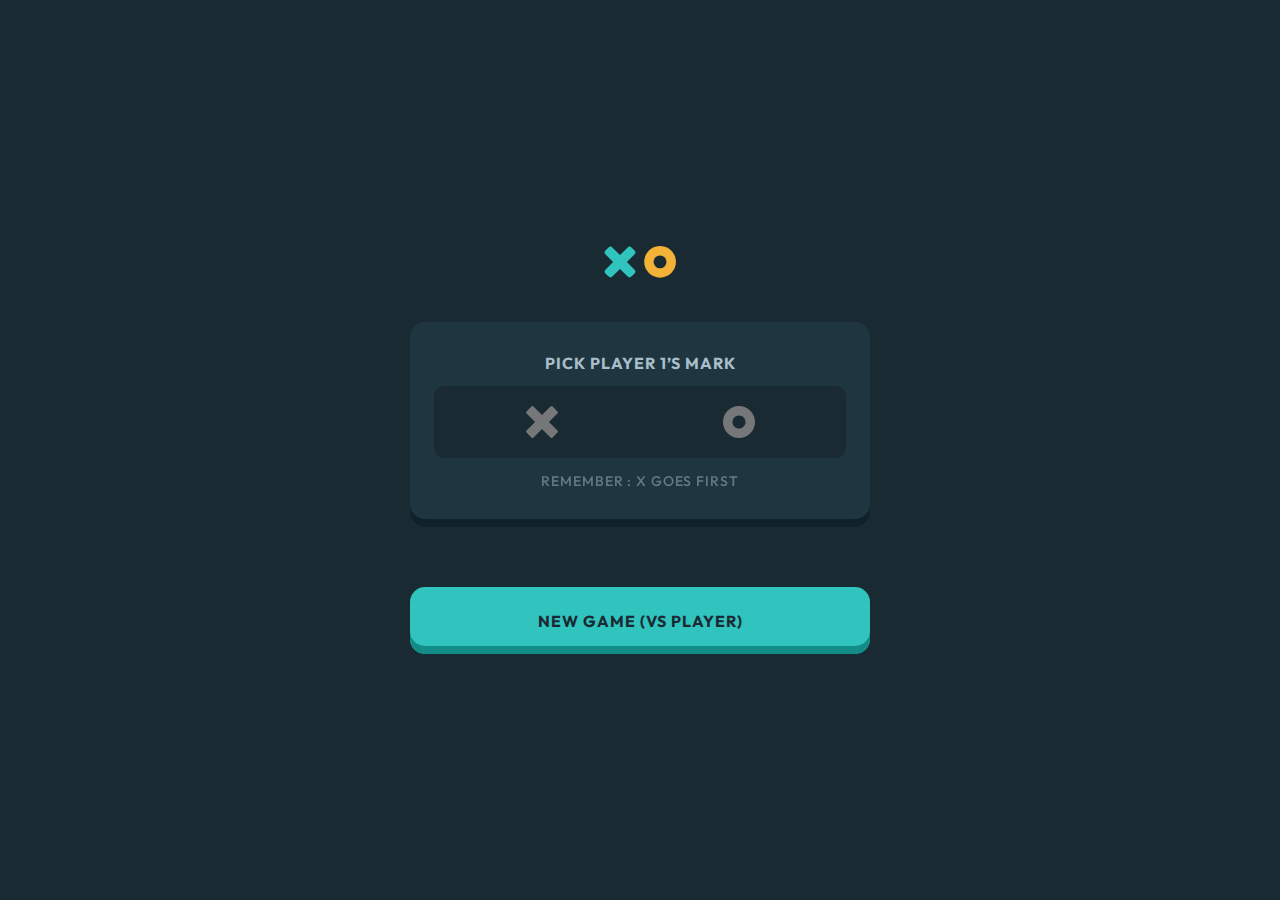
<file: index.html>
<!DOCTYPE html>
<html>
    <head>
        <meta charset="UTF-8"/>
        <meta name="viewport" content="width=device-width, initial-scale=1.0" />
        <link rel="stylesheet" type="text/css" href="reset.css">
        <link rel="stylesheet" type="text/css" href="style.css">
        <script src="script.js" defer></script>
        <title>tic-tac-toe</title>
        <link rel="icon" type="favicon" href="assets/favicon-32x32.png">
    </head>

    <body>
        <div class="container">
            <div class="img-div">
                <img src="assets/logo.svg" alt="logo">
            </div>
            
            <div class="choosing-role-div">
                <h2>PICK PLAYER 1’S MARK</h2>
                <div class="x-or-0-div">
                    <div class="mark-div x-div">
                        <img src="assets/icon-x-gray.svg" alt="icon-x">
                    </div>
                    <div class="mark-div o-div">
                       <img src="assets/icon-o-black.svg" alt="icon-0">
                    </div>
                </div>
                <h3>REMEMBER : X GOES FIRST</h3>
            </div>
    
           
            <!-- <div class="vs vs-cpu">
                <h2>NEW GAME (VS CPU)</h2>
            </div> -->
            <div class="vs vs-player">
                <h2>NEW GAME (VS PLAYER)</h2>
            </div>
        </div>
        
    </body>
</file>
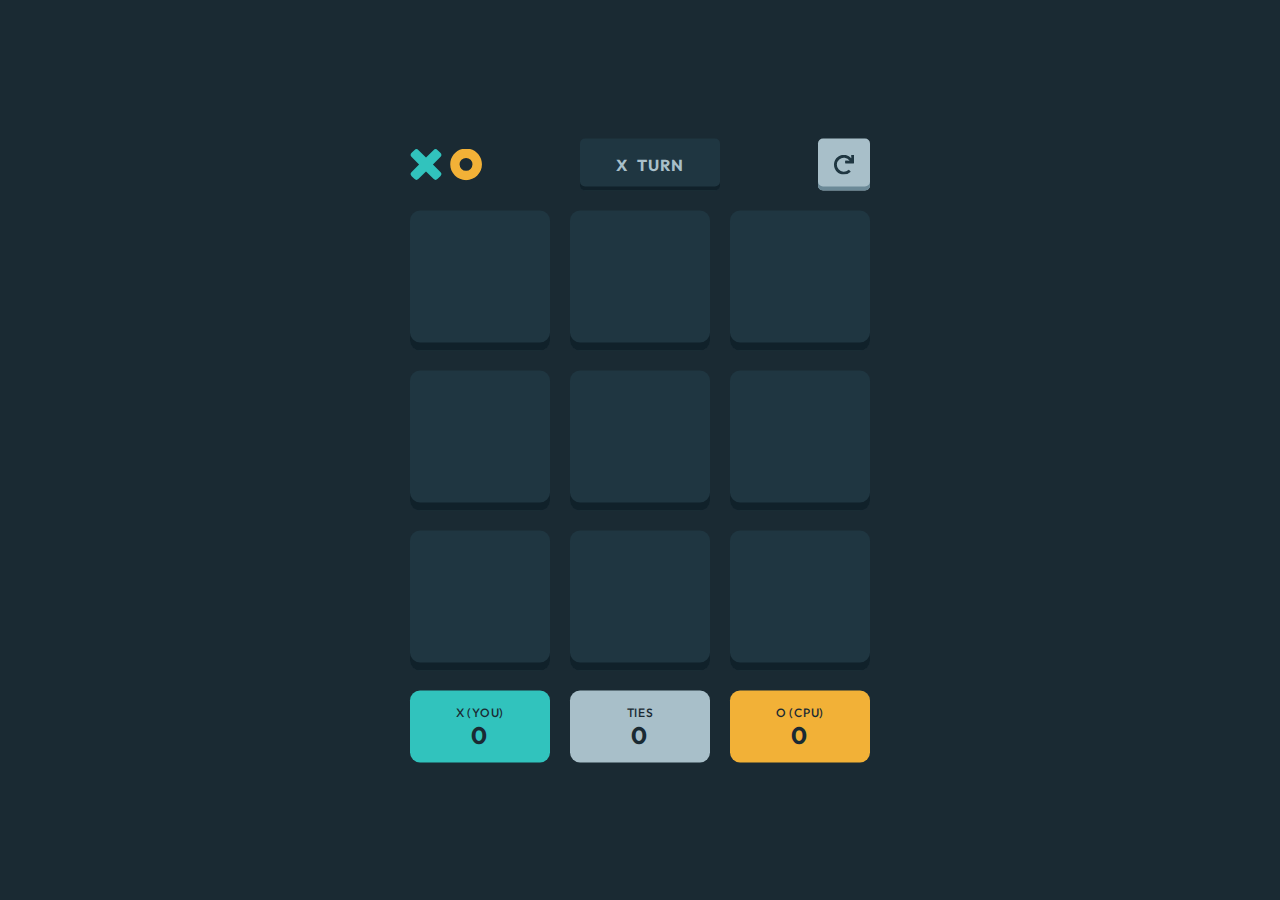
<file: cpu.html>
<!DOCTYPE html>
<html>
    <head>
        <meta charset="UTF-8"/>
        <meta name="viewport" content="width=device-width, initial-scale=1.0" />
        <link rel="stylesheet" type="text/css" href="reset.css">
        <link rel="stylesheet" type="text/css" href="multiplayer.css">
        <script src="cpu.js" defer></script>
        <title>tic-tac-toe</title>
        <link rel="icon" type="favicon" href="assets/favicon-32x32.png">
    </head>

    <body>
        <div class="container">
            <div class="header">
                <div class="icon-logo-div">
                    <img src="assets/logo.svg" alt="logo">
                </div>
                
                <div class="turn-div">
                    <span class="turn-span">x</span>
                    <span>turn</span>
                </div>

                <div class="restart-div">
                    <img src="assets/icon-restart.svg" alt="icon-restart">
                </div>
            </div>

            <div class="game-board">
                <button class="boxes" value="1"></button>
                <button class="boxes" value="2"></button>
                <button class="boxes" value="3"></button>
                <button class="boxes" value="4"></button>
                <button class="boxes" value="5"></button>
                <button class="boxes" value="6"></button>
                <button class="boxes" value="7"></button>
                <button class="boxes" value="8"></button>
                <button class="boxes" value="9"></button>
            </div>

            <div class="footer">
                <div>
                    <p>x (you)</p>
                    <p class="x-score">0</p>
                </div>
                
                <div>
                    <p>ties</p>
                    <p class="ties-score">0</p>
                </div>

                <div>
                    <p>o (cpu)</p>
                    <p class="o-score">0</p>
                </div>
            </div>

        </div>
    </body>
</file>
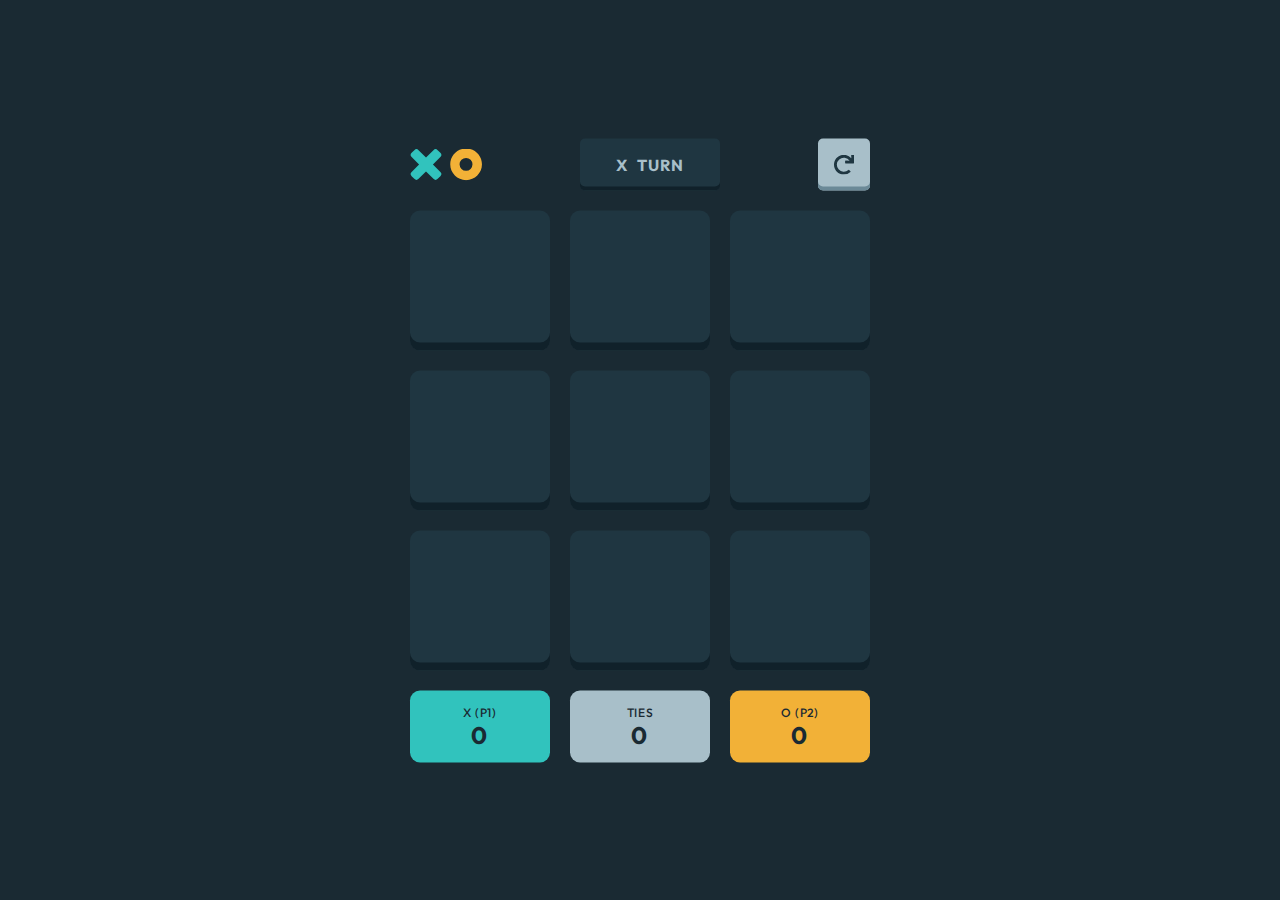
<file: multiplayer.html>
<!DOCTYPE html>
<html>
    <head>
        <meta charset="UTF-8"/>
        <meta name="viewport" content="width=device-width, initial-scale=1.0" />
        <link rel="stylesheet" type="text/css" href="reset.css">
        <link rel="stylesheet" type="text/css" href="multiplayer.css">
        <script src="multiplayer.js" defer></script>
        <title>tic-tac-toe</title>
        <link rel="icon" type="favicon" href="assets/favicon-32x32.png">
    </head>

    <body>
        <div class="container">
            <div class="header">
                <div class="icon-logo-div">
                    <img src="assets/logo.svg" alt="logo">
                </div>
                
                <div class="turn-div">
                    <span class="turn-span">x</span>
                    <span>turn</span>
                </div>

                <div class="restart-div">
                    <img src="assets/icon-restart.svg" alt="icon-restart">
                </div>
            </div>

            <div class="game-board">
                <button class="boxes" value="1"></button>
                <button class="boxes" value="2"></button>
                <button class="boxes" value="3"></button>
                <button class="boxes" value="4"></button>
                <button class="boxes" value="5"></button>
                <button class="boxes" value="6"></button>
                <button class="boxes" value="7"></button>
                <button class="boxes" value="8"></button>
                <button class="boxes" value="9"></button>
            </div>

            <div class="footer">
                <div>
                    <p>x (p1)</p>
                    <p class="x-score">0</p>
                </div>
                
                <div>
                    <p>ties</p>
                    <p class="ties-score">0</p>
                </div>

                <div>
                    <p>o (p2)</p>
                    <p class="o-score">0</p>
                </div>
            </div>

        </div>

        <div class="alert-div hidden">
            <div class="player-winner">
                <p></p>
            </div>
            
            <div class="takes-round ">
                <img class="icon-x-img hidden" src="assets/icon-x.svg" alt="icon-x">
                <img class="icon-o-img hidden"src="assets/icon-o.svg" alt="icon-o">
                <p class="">takes the round</p>
            </div>

            <div class="ties-div hidden">
                <p>round tied</p>
            </div>

            <div class="next-div">
                <button class="quit-btn">
                    <p>quit</p>
                </button>
                <button class="next-round-btn">
                    <p>next round</p>
                </button>
            </div>
        </div>
    </body>
</file>
<file: style.css>
@import url('https://fonts.googleapis.com/css2?family=Outfit:wght@500;700&family=Space+Mono:wght@700&display=swap');
body {
    font-family: 'Outfit', sans-serif;
    font-style: normal;
    font-weight: 700;
    font-size: 16px;
    line-height: 20px;
    letter-spacing: 1px;
    height:100vh;
    text-transform: uppercase;
    color: #A8BFC9;
    text-align: center;
    background-color: #1A2A33;
}

.container {
    width: 327px;
    height:429px;
    display:flex;
    flex-direction: column;
    align-items: center;
    left: 50%;
    top:50%;
    transform: translate(-50%, -50%);
    position: absolute;
}

.choosing-role-div {
    width:inherit;
    height:205px;
    display:flex;
    flex-direction: column;
    justify-content: space-around;
    align-items: center;
    background-color:#1F3641;
    box-shadow: inset 0px -8px 0px #10212A;
    border-radius: 15px;
    margin-top:32px;
    margin-bottom: 32px;
}

.x-or-0-div {
    width:279px;
    height:72px;
    background-color: #1A2A33;
    border-radius: 10px;
    display:flex;   
    padding:9px; 
}
.x-or-0-div div {
    width:131px;
    display:flex;
    justify-content: center;
    align-items: center;  
    border-radius: 10px;  
}
.x-or-0-div img {
    width:32px;
    height:32px;
}
.mark-div {
    filter: contrast(0.1);
}

.choosing-role-div h3 {
    font-weight: 500;
    font-size: 14px;
    line-height: 18px;
    letter-spacing: 0.875px;
    mix-blend-mode: normal;
    opacity: 0.5;
    margin-bottom: 30px;
}

.vs {
    width:inherit;
    height:56px;
    color: #1A2A33;
    border-radius: 15px;
    display:flex;
    justify-content: center;
    align-items: center;
}

.vs-cpu {
    background-color: #F2B137;
    box-shadow: inset 0px -8px 0px #CC8B13;
}
.vs-player {
    background-color: #31C3BD;
    box-shadow: inset 0px -8px 0px #118C87;
    margin-top:16px;
}

@media screen and (min-width:600px){
    .container {
        width:460px;
        height:471px;
    }

    .choosing-role-div {
        width:inherit;
        margin-top:40px;
        margin-bottom: 40px;
        padding-top: 24px;
    }
    .x-or-0-div {
        width:412px;
    }
    .x-or-0-div div {
        width:198px;
    }

    .vs {
        width:inherit;
        height:67px;
    }
    .vs p{
        font-size:20px;
        line-height:25px;
        letter-spacing: 1.25px;
    }
}

@media screen and (min-width:900px) {
    .container {
        height:fit-content;
    }
    .vs-player {
        margin-top:20px;
    }
}

/* hover */
.vs:hover {
    cursor: pointer;
}
.mark-div:hover {
    cursor: pointer;
    background-color: #A8BFC9;
    filter:none;
}
.mark-div-not-active {
    pointer-events: none;
}
</file>
<file: multiplayer.css>
@import url('https://fonts.googleapis.com/css2?family=Outfit:wght@500;700&display=swap');

body {
    font-family: 'Outfit';
    font-style: normal;
    font-weight: 500;
    height:100vh;
    text-transform: uppercase;
    color: #1A2A33;
    text-align: center;
    background-color: #1A2A33;
}
/* styles for main game */
.container {
    width: 100%;
    max-width:375px;
    height: 623px;
    display: flex;
    flex-direction: column;
    padding: 0 23px;
    left: 50%;
    top:50%;
    transform: translate(-50%, -50%);
    position: absolute;
}

.header {
    margin-top:24px;
}

.header,
.footer {
    display: flex;
    justify-content: space-between;
}

.header div {
    display: flex;
    justify-content: center;
    align-items: center;
    border-radius: 5px;
}

.turn-div {
    width:96px;
    height:40px;
    background-color: #1F3641;
    box-shadow: inset 0px -4px 0px #10212A;
}

.turn-div span {
    font-weight: 700;
    font-size: 14px;
    line-height: 18px;
    color: #A8BFC9;  
}

.turn-span {
    margin-right: 9px;
}

.restart-div {
    width: 40px; 
    height: 40px;
    background-color: #A8BFC9;
    box-shadow: inset 0px -4px 0px #6B8997;
}

.game-board {
    display: grid;
    grid-template-columns: repeat(3, 1fr);
    grid-template-rows: repeat(3, 1fr);
    gap:20px;
    margin-top:64px; 
}

.boxes {
    width: 96px;
    height: 96px;
    background-color: #1F3641;
    box-shadow: inset 0px -8px 0px #10212A;
    border-radius: 10px;
    display:flex;
    justify-content: center;
    align-items: center;
    border:none;
}

.x-and-0-size {
    width:40px;
    height:40px;
}

.x-hover:hover {
    background-image: url(assets/icon-x-outline.svg);
    background-position: center;
    background-repeat: no-repeat;
    background-size: 40px 40px;
}
.o-hover:hover {
    background-image: url(assets/icon-o-outline.svg);
    background-position: center;
    background-repeat: no-repeat;
    background-size: 40px 40px;
}

.footer {
    margin-top: 20px;
}

.footer div {
    display: flex;
    flex-direction: column;
    justify-content: center;
    width:96px;
    height: 64px;
    border-radius: 10px;
}
.footer > :first-child {
    background-color: #31C3BD;
}
.footer > :nth-child(2) {
    background-color: #A8BFC9;
}
.footer > :last-child {
    background-color: #F2B137;
}

.footer div :first-child {
    font-size: 12px;
    line-height: 15px;
    letter-spacing: 0.75px;
}

.footer div :last-child {
    font-weight: 700;
    font-size: 20px;
    line-height: 25px;
    letter-spacing: 1.25px;
}

.hidden {
    display:none;
}



/* styles for alert div */

.alert-div {
    width:100vw;
    height: 228px;
    left: 50%;
    top:50%;
    transform: translate(-50%, -50%);
    position: absolute;
    background-color: #1F3641;
    font-weight:700;
    display:flex;
    flex-direction:column;
    align-items: center;
    
}

.player-winner {
    color:#A8BFC9;
    font-size:14px;
    line-height: 18px;
    letter-spacing: 0.875px;
    margin-top:40px;
}

.takes-round {
    display: flex;
    align-items: center;
    /* color:#F2B137; */
    font-size: 24px;
    line-height: 30px;
    letter-spacing: 1.5px;
    margin-top:16px;
}
.takes-round img {
    width:30px;
    height:30px;
    margin-right: 8px;
}

.ties-div {
    color: #A8BFC9;
    font-size: 24px;
    line-height: 30px;
    letter-spacing: 1.5px;
    margin-top:61px;
}

.next-div {
    display:flex;
    /* margin-top:24px;
    margin-bottom:24px; */
    margin: 24px 0;
}

.next-div button {
    height:52px;
    border-radius: 10px;
    font-size: 16px;
    line-height: 20px;
    text-align: center;
    letter-spacing: 1px;
    color: #1A2A33;
    
    /* ესენი არ წამოიღო ბოდიდან და ვერ გავიგე რატომ */
    font-family:'outfit';
    font-weight:700;
    text-transform: uppercase;
    
}
.quit-btn {
    width: 76px;
    background-color: #A8BFC9;
    box-shadow: inset 0px -4px 0px #6B8997;
    margin-right:16px;
}

.next-round-btn {
    width:146px;
    background-color: #F2B137;
    box-shadow: inset 0px -4px 0px #CC8B13;
}



@media screen and (min-width: 600px) {
    .container {
        max-width:460px;
        padding: 0;   
    }
    .header {
        margin:0;
    }
    .game-board,
    .footer {
        margin-top:20px;
    }

    .turn-div {
        width: 140px;
        height: 52px;
    }

    .turn-div span {
        font-size: 16px;
        line-height: 20px;
        letter-spacing: 1px;
    }

    .restart-div {
        width:52px;
        height:52px;
    }

    .boxes {
        width:140px;
        height: 140px;
    }

    .x-and-0-size {
        width:64px;
        height:64px;
    }

    .x-hover:hover,
    .o-hover:hover {
        background-size: 64px 64px;
    }

    .footer div {
        width: 140px;
        height:72px;
    }

    footer div :first-child {
        font-size: 14px;
        line-height: 18px;
        letter-spacing: 0.875px;
    }

    .footer div :last-child {
        font-size: 24px;
        line-height: 30px;
        letter-spacing: 1.5px;
    }

    .alert-div {
        height:266px;
    }
    .player-winner {
        font-size: 16px;
        line-height: 20px;
        letter-spacing: 1px;
        margin-top:45px;
    }
    .takes-round {
        font-size: 40px;
        line-height: 50px;
        letter-spacing: 2.5px;
    }
    .takes-round img {
        width:64px;
        height:64px;
        margin-right: 24px;
    }
    .ties-div {
        font-size: 40px;
        line-height: 50px;
        letter-spacing: 2.5px;
        margin-top:67px;
    }
    .next-div {
        margin-top:31px;
        margin-bottom:45px;
    }
}

@media screen and (min-width: 900px) {
    body {
        width:100%;
        max-width:1440px;
    }
}


/* hover  */
.restart-div:hover,
.boxes:hover,
.next-div button:hover {
    cursor: pointer;
}


/* დამხმარე კლასები */
.hidden {
    display:none;
}
</file>
